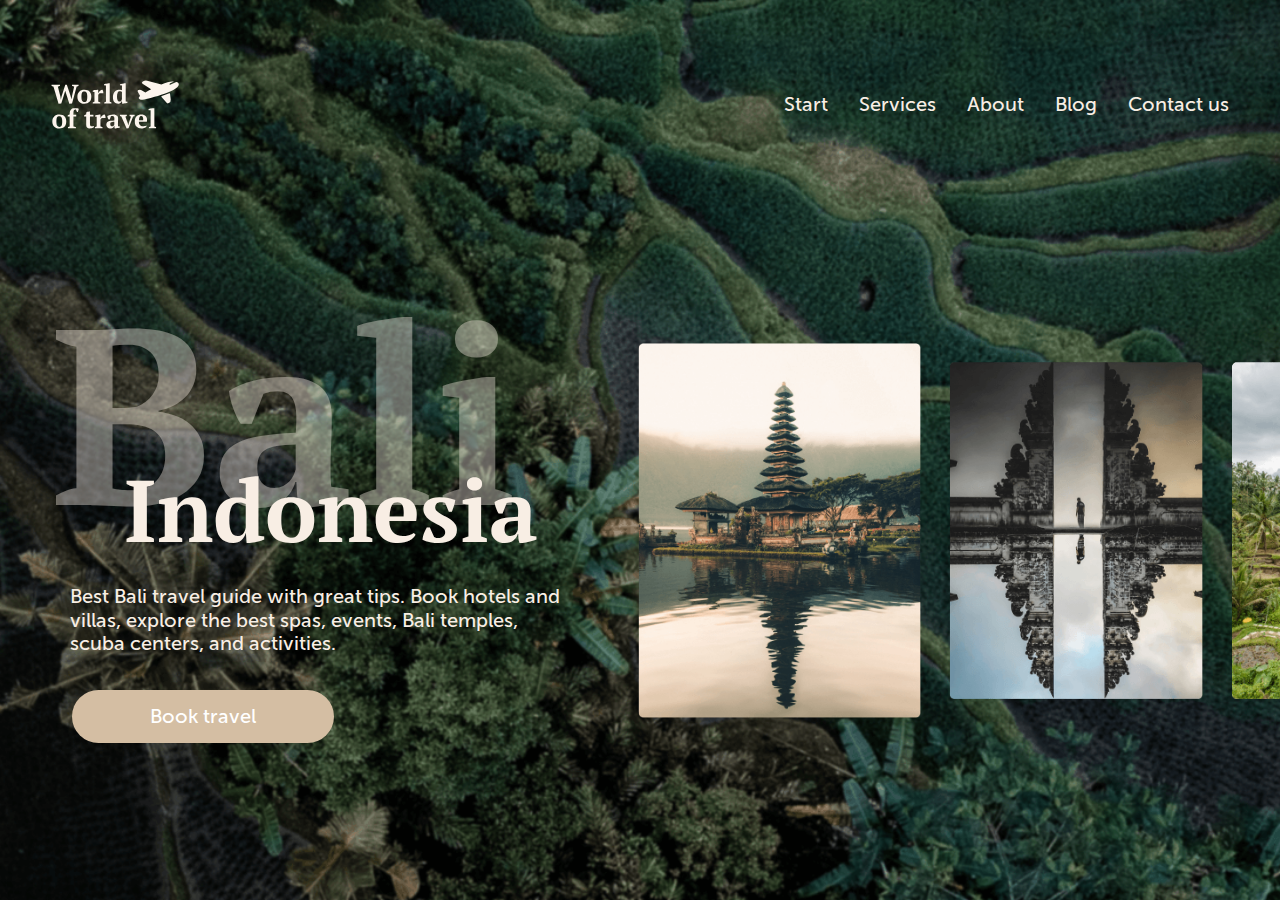
<file: index.html>
<!DOCTYPE html>
<html lang="en">
  <head>
    <title>World of travel</title>
    <meta charset="UTF-8">
    <meta name="viewport" content="initial-scale=1.0, width=device-width">
    <link rel="stylesheet" href="./style.css">
    <link rel="stylesheet" href="./fonts.css">
    <link rel="stylesheet" href="./adaptive.css">
  </head>
  <body class="body">
    <header class="header">
      <div class="header__logo"></div>
    <nav class="mobile-nav">
      <input type="checkbox" id="checkbox" class="mobile-nav__checkbox">
      <label for="checkbox" class="mobile-nav__btn"><div class="mobile-nav__icon"></div></label>
      <div class="mobile-nav__container">
        <ul class="mobile-nav__list">
          <li class="mobile-nav__item"><a href="#" class="mobile-nav__link">start</a></li>
          <li class="mobile-nav__item"><a href="#" class="mobile-nav__link">services</a></li>
          <li class="mobile-nav__item"><a href="#" class="mobile-nav__link">about</a></li>
          <li class="mobile-nav__item"><a href="#" class="mobile-nav__link">blog</a></li>
          <li class="mobile-nav__item"><a href="#" class="mobile-nav__link">contact us</a></li>
        </ul>
      </div>
    </nav>
    <nav class="desktop-nav">
      <a href="#" class="desktop-nav__item">Start</a>
      <a href="#" class="desktop-nav__item">Services</a>
      <a href="#" class="desktop-nav__item">About</a>
      <a href="#" class="desktop-nav__item">Blog</a>
      <a href="#" class="desktop-nav__item">Contact us</a>
    </nav>
    </header>
    <main class="main">
      <section class="section">
        <h1 class="section__title">Bali</h1>
        <h2 class="section__sibtitle">Indonesia</h2>
        <p class="section__text">Best Bali travel guide with great tips. Book hotels and villas, explore the best spas, events, Bali temples, scuba centers, and activities. </p>
        <button class="section__btn">Book travel</button>
      </section>
      <aside class="aside">
        <img class="aside__img aside__img-temple" src="./img/temple.png" alt="Temple">
        <img class="aside__img aside__img-gates" src="./img/gates.png" alt="Gates">
        <img class="aside__img aside__img-field" src="img/fields.png" alt="Fields">
      </aside>
    </main>
  </body>
</html>
</file>
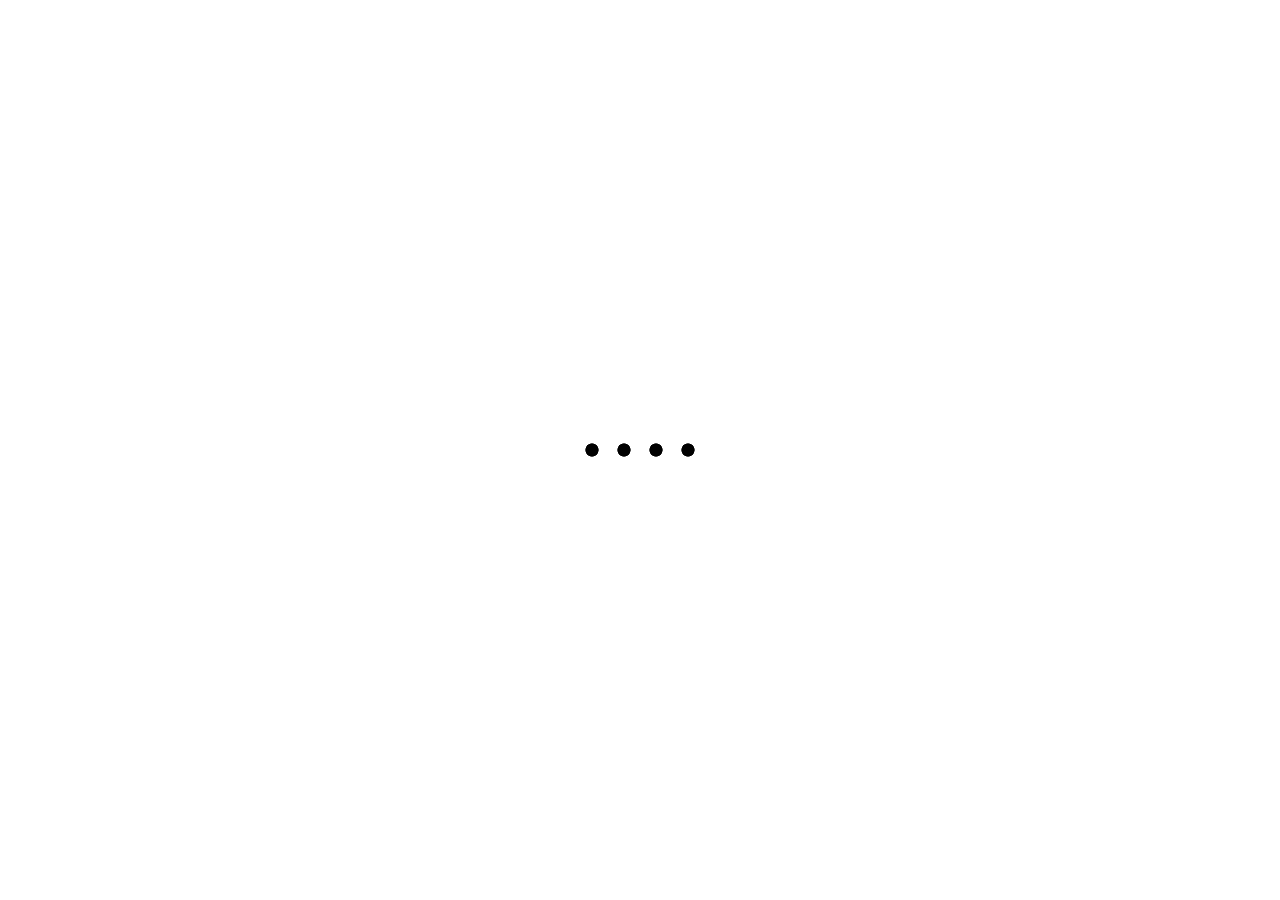
<file: docs/index.html>
<!DOCTYPE html>
<html lang="en">
  <head>
    <title>World of travel</title>
    <meta charset="UTF-8">
    <meta name="viewport" content="initial-scale=1.0, width=device-width">
    <link rel="stylesheet" href="./style.css">
    <link rel="stylesheet" href="./fonts.css">
    <link rel="stylesheet" href="./adaptive.css">
  </head>
  <body class="body">
    <header class="header">
      <div class="header__logo"></div>
    <nav class="mobile-nav">
      <input type="checkbox" id="checkbox" class="mobile-nav__checkbox">
      <label for="checkbox" class="mobile-nav__btn"><div class="mobile-nav__icon"></div></label>
      <div class="mobile-nav__container">
        <ul class="mobile-nav__list">
          <li class="mobile-nav__item"><a href="#" class="mobile-nav__link">start</a></li>
          <li class="mobile-nav__item"><a href="#" class="mobile-nav__link">services</a></li>
          <li class="mobile-nav__item"><a href="#" class="mobile-nav__link">about</a></li>
          <li class="mobile-nav__item"><a href="#" class="mobile-nav__link">blog</a></li>
          <li class="mobile-nav__item"><a href="#" class="mobile-nav__link">contact us</a></li>
        </ul>
      </div>
    </nav>
    <nav class="desktop-nav">
      <a href="#" class="desktop-nav__item">Start</a>
      <a href="#" class="desktop-nav__item">Services</a>
      <a href="#" class="desktop-nav__item">About</a>
      <a href="#" class="desktop-nav__item">Blog</a>
      <a href="#" class="desktop-nav__item">Contact us</a>
    </nav>
    </header>
    <main class="main">
      <section class="section">
        <h1 class="section__title">Bali</h1>
        <h2 class="section__sibtitle">Indonesia</h2>
        <p class="section__text">Best Bali travel guide with great tips. Book hotels and villas, explore the best spas, events, Bali temples, scuba centers, and activities. </p>
        <button class="section__btn">Book travel</button>
      </section>
      <aside class="aside">
        <img class="aside__img aside__img-temple" src="./img/temple.png" alt="Temple">
        <img class="aside__img aside__img-gates" src="./img/gates.png" alt="Gates">
        <img class="aside__img aside__img-field" src="img/fields.png" alt="Fields">
      </aside>
    </main>
    <div class="preloader" id="preloader">
      <div class="container">
        <span class="container__circle"></span>
        <div class="circles-box">
          <span class="circles-box__circle"></span>
          <span class="circles-box__circle"></span>
          <span class="circles-box__circle"></span>
        </div>
    </div>
    </div>
    <script src="script.js"></script>
  </body>
</html>
</file>
<file: style.css>
.body {
  background: fixed no-repeat url(img/background.png);
  background-size: cover;
  margin: 0 auto;
  overflow: hidden;
}

/* header */

.header {
  display: flex;
  justify-content: space-between;
  height: 12.083vw;
  align-items: center;
  margin: 0 auto 2vw auto;
  width: 88%;
}

.header__logo {
  background: no-repeat url(img/Logo.svg);
  width: 7.604vw;
  height: 2.865vw;
  margin-left: 4.427vw;
}

/*Desktop-menu*/

.desktop-nav__item {
  text-decoration: none;
  color: #f8eee4;
  font: 1.146vw/1.354vw MuseoSansCyrl, arial, helvetica, sans-serif;
  cursor: pointer;
  transition: color 0.7s ease-out;
  padding-right: 1.823vw;
}

.desktop-nav__item:last-child {
  padding-right: 0;
}

.desktop-nav__item:hover {
  color: #f74242;
}

/* main */

.main {
  display: flex;
  justify-content: space-between;
}

.section {
  position: relative;
  margin-left: 10.375vw;
}

.section__title {
  font: 14.583vw/19.323vw PTSerif-Bold, arial, helvetica, sans-serif;
  color: #f8eee4;
  opacity: 0.4;
  margin: 0 0 0.573vw 0;
}

.section__sibtitle {
  font: 5.104vw/6.771vw PTSerif-Bold, arial, helvetica, sans-serif;
  color: #f8eee4;
  position: absolute;
  top: 11.979vw;
  left: 4.323vw;
  margin: 0;
}

.section__text {
  width: 27.865vw;
  font: 1.146vw/1.354vw MuseoSansCyrl, arial, helvetica, sans-serif;
  color: #f8eee4;
  margin: 0 0 2.1vw 1.094vw;
}

.section__btn {
  width: 15.521vw;
  height: 3.177vw;
  background: #d4bea3;
  border-radius: 48px;
  font: 1.146vw/1.354vw MuseoSansCyrl, arial, helvetica, sans-serif;
  color: #fff;
  cursor: pointer;
  border: none;
  transition: background 0.7s ease-out;
  outline: none;
  margin-left: 1.146vw;
}

.section__btn:hover {
  background: #f74242;
}

/* aside */

.aside {
  display: flex;
  align-items: center;
  margin-top: 5.208vw;
  overflow: hidden;
}

.aside__img {
  margin-right: 1.719vw;
  transition: 1s;
}

.aside__img:hover {
  transform: scale(1.1);
}

.aside__img:last-child {
  margin-right: 0;
}

.aside__img-temple {
  height: 21.927vw;
}

.aside__img-gates,
.aside__img-field {
  height: 19.740vw;
}

/*Mobile-menu*/

.mobile-nav {
  display: flex;
  align-items: center;
  justify-content: flex-end;
  padding-right: 2.400vw;
  z-index: 9999999;
  margin-top: 2.667vw;
}

.mobile-nav__btn {
  position: relative;
  display: flex;
  align-items: center;
  justify-content: center;
  width: 7.2vw;
  height: 5.6vw;
  cursor: pointer;
  transition: .4s;
  z-index: 9999;
}

.mobile-nav__icon {
  display: block;
  position: relative;
  background-color: #e5e5e5;
  width: 6.667vw;
  height: 0.8vw;
  transition: .4s;
}

.mobile-nav__icon::after, .mobile-nav__icon::before {
  content: "";
  display: block;
  position: absolute;
  background: #e5e5e5;
  width: 6.667vw;
  height: 0.8vw;
  transition: .4s;
}

.mobile-nav__icon::after {
  top: 1.867vw;
}

.mobile-nav__icon::before {
  top: -1.867vw;
}

.mobile-nav__container {
  position: fixed;
  text-align: center;
  display: flex;
  align-items: center;
  justify-content: center;
  top: 0;
  left: 0;
  right: 0;
  height: 0;
  z-index: 999;
  opacity: 1;
  transition: .5s;
  overflow: hidden;
  background-color: #fff;
}

.mobile-nav__list {
  transition: .5s;
  list-style: none;
  padding-left: 4vw;
  display: flex;
  flex-direction: column;
  padding: 0;
}

.mobile-nav__item {
  margin-bottom: 6.4vw;
}

.mobile-nav__link {
  text-decoration: none;
  color: #000;
  font: bold 8vw/9.6vw MuseoSansCyrl, arial, helvetica, sans-serif;
  transition: color 2s ease-out;
}

.mobile-nav__link:hover {
  color:#f74242;
}

.mobile-nav__checkbox {
  display: none;
}

.mobile-nav__checkbox:checked ~ .mobile-nav__nav  {
  opacity: 1;
}
.mobile-nav__checkbox:checked ~ .mobile-nav__container {
  height: 100%;
}

.mobile-nav__checkbox:checked ~ .mobile-nav__btn {
  margin-right: -4.8vw;
  margin-bottom: 13.333vw;
}

.mobile-nav__checkbox:checked ~ .mobile-nav__btn .mobile-nav__icon {
  background: transparent;
}
.mobile-nav__checkbox:checked ~ .mobile-nav__btn .mobile-nav__icon::before, .mobile-nav__checkbox:checked ~ .mobile-nav__btn .mobile-nav__icon::after {
  top: 0;
}
.mobile-nav__checkbox:checked ~ .mobile-nav__btn .mobile-nav__icon::after {
  transform: rotate(-45deg);
  -webkit-transform: rotate(-45deg);
  background-color: #172f27;
}
.mobile-nav__checkbox:checked ~ .mobile-nav__btn .mobile-nav__icon::before {
  transform: rotate(45deg);
  -webkit-transform: rotate(45deg);
  background-color: #172f27;
}
</file>
<file: fonts.css>
@font-face {
  font-family: 'MuseoSansCyrl';
  src: url("fonts/MuseoSansCyrl.woff") format("woff");
  font-weight: 400;
  font-style: normal;
}

@font-face {
  font-family: 'PTSerif-Bold';
  src: url("fonts/PTSerif-Bold.woff") format("woff");
  font-weight: 700;
  font-style: normal;
}
</file>
<file: adaptive.css>
/* menu */

@media only screen and (min-width: 649px) {
  .mobile-nav {
    display: none;
  }
}

@media only screen and (max-width: 650px) {
  .desktop-nav {
    display: none;
  }
}

/* 1366-1500 */

@media only screen and (min-width: 1366px) and (max-width: 1500px) {
  .desktop-nav__item {
    padding-right: 1.684vw;
  }

  .section__text {
    font: 1.171vw/1.391vw MuseoSansCyrl, arial, helvetica, sans-serif;
    margin: 0 0 1.8vw 1.094vw;
    width: 28.865vw;
  }
}

/* 650-1366 */

@media only screen and (min-width: 650px) and (max-width: 1365px) {

  .header {
    height: 16.309vw;
    margin-bottom: 2.93vw;
    width: 92%;
  }

  .header__logo {
    width: 10.156vw;
    height: 3.809vw;
    margin-left: 0;
  }

  .desktop-nav__item {
    font: 1.563vw/1.855vw MuseoSansCyrl, arial, helvetica, sans-serif;
    padding-right: 2.1vw;
  }

  .section {
    margin-left: 4vw;
    margin-right: 5.469vw;
  }

  .section__title {
    font: 19.531vw/25.879vw PTSerif-Bold, arial, helvetica, sans-serif;
  }

  .section__sibtitle {
    font: 6.836vw/9.082vw PTSerif-Bold, arial, helvetica, sans-serif;
    top: 15.979vw;
    left: 5.7vw;
  }

  .section__text {
    width: 38.865vw;
    font: 1.563vw/1.855vw MuseoSansCyrl, arial, helvetica, sans-serif;
    margin: 0 0 2.637vw 1.5vw;
  }

  .section__btn {
    width: 20.521vw;
    height: 4.177vw;
    font: 1.563vw/1.855vw MuseoSansCyrl, arial, helvetica, sans-serif;
    margin-left: 1.6vw;
  }

  .aside {
    margin-top: 71px;
  }

  .aside__img {
    margin-right: 2.246vw;
  }
  
  .aside__img-temple {
    height: 29.297vw;
  }
  
  .aside__img-gates,
  .aside__img-field {
    height: 26.367vw;
  }
}

/* 200-650 */

@media only screen and (min-width: 200px) and (max-width: 649px) {
  .aside {
    display: none;
  }

  .header {
    height: 32vw;
    margin-bottom: 4.533vw;
    width: 83%;
  }

  .header__logo {
    width: 27.733vw;
    height: 10.400vw;
    margin-left: 2.667vw;
  }

  .section {
    margin-left: 4.267vw;
  }

  .section__title {
    font: 45.333vw/60vw PTSerif-Bold, arial, helvetica, sans-serif;
    margin-bottom: 10.667vw;
  }

  .section__sibtitle {
    font: 16vw/21.067vw PTSerif-Bold, arial, helvetica, sans-serif;
    top: 39.979vw;
    left: 15.7vw;
  }

  .section__text {
    width: 78.865vw;
    font: 4.800vw/5.867vw MuseoSansCyrl, arial, helvetica, sans-serif;
    margin: 0 0 9.333vw 6.400vw;
    text-align: center;
  }

  .section__btn {
    width: 55.733vw;
    height: 11.733vw;
    font: 4.267vw/5.067vw MuseoSansCyrl, arial, helvetica, sans-serif;
    margin-left: 16vw;
  }
}
</file>
<file: docs/style.css>
.body {
  background: fixed no-repeat url(img/background.png);
  background-size: cover;
  margin: 0 auto;
  overflow: hidden;
}

/* header */

.header {
  display: flex;
  justify-content: space-between;
  height: 12.083vw;
  align-items: center;
  margin: 0 auto 2vw auto;
  width: 88%;
}

.header__logo {
  background: no-repeat url(img/Logo.svg);
  width: 7.604vw;
  height: 2.865vw;
  margin-left: 4.427vw;
}

/*Desktop-menu*/

.desktop-nav__item {
  text-decoration: none;
  color: #f8eee4;
  font: 1.146vw/1.354vw MuseoSansCyrl, arial, helvetica, sans-serif;
  cursor: pointer;
  transition: opacity 0.7s ease-out;
  padding-right: 1.823vw;
  opacity: 1;
}

.desktop-nav__item:last-child {
  padding-right: 0;
}

.desktop-nav__item:hover {
  opacity: 0.5;
}

/* main */

.main {
  display: flex;
  justify-content: space-between;
}

.section {
  position: relative;
  margin-left: 10.375vw;
}

.section__title {
  font: 14.583vw/19.323vw PTSerif-Bold, arial, helvetica, sans-serif;
  color: #f8eee4;
  opacity: 0.4;
  margin: 0 0 0.573vw 0;
}

.section__sibtitle {
  font: 5.104vw/6.771vw PTSerif-Bold, arial, helvetica, sans-serif;
  color: #f8eee4;
  position: absolute;
  top: 11.979vw;
  left: 4.323vw;
  margin: 0;
}

.section__text {
  width: 27.865vw;
  font: 1.146vw/1.354vw MuseoSansCyrl, arial, helvetica, sans-serif;
  color: #f8eee4;
  margin: 0 0 2.1vw 1.094vw;
}

.section__btn {
  width: 15.521vw;
  height: 3.177vw;
  background: #d4bea3;
  border-radius: 48px;
  font: 1.146vw/1.354vw MuseoSansCyrl, arial, helvetica, sans-serif;
  color: #fff;
  cursor: pointer;
  border: none;
  transition: opacity 0.7s ease-out;
  outline: none;
  margin-left: 1.146vw;
  opacity: 1;
}

.section__btn:hover {
  opacity: 0.7;
}

/* aside */

.aside {
  display: flex;
  align-items: center;
  margin-top: 5.208vw;
  overflow: hidden;
}

.aside__img {
  margin-right: 1.719vw;
  transition: 1s;
}

.aside__img:hover {
  transform: scale(1.1);
}

.aside__img:last-child {
  margin-right: 0;
}

.aside__img-temple {
  height: 21.927vw;
  padding-left: 1.563vw;
  cursor: pointer;
}

.aside__img-gates,
.aside__img-field {
  height: 19.740vw;
  cursor: pointer;
}

/*Mobile-menu*/

.mobile-nav {
  display: flex;
  align-items: center;
  justify-content: flex-end;
  padding-right: 2.400vw;
  z-index: 9999999;
  margin-top: 2.667vw;
}

.mobile-nav__btn {
  position: relative;
  display: flex;
  align-items: center;
  justify-content: center;
  width: 7.2vw;
  height: 5.6vw;
  cursor: pointer;
  transition: .4s;
  z-index: 9999;
}

.mobile-nav__icon {
  display: block;
  position: relative;
  background-color: #e5e5e5;
  width: 6.667vw;
  height: 0.8vw;
  transition: .4s;
}

.mobile-nav__icon::after, .mobile-nav__icon::before {
  content: "";
  display: block;
  position: absolute;
  background: #e5e5e5;
  width: 6.667vw;
  height: 0.8vw;
  transition: .4s;
}

.mobile-nav__icon::after {
  top: 1.867vw;
}

.mobile-nav__icon::before {
  top: -1.867vw;
}

.mobile-nav__container {
  position: fixed;
  text-align: center;
  display: flex;
  align-items: center;
  justify-content: center;
  top: 0;
  left: 0;
  right: 0;
  height: 0;
  z-index: 999;
  opacity: 1;
  transition: .5s;
  overflow: hidden;
  background-color: #fff;
}

.mobile-nav__list {
  transition: .5s;
  list-style: none;
  padding-left: 4vw;
  display: flex;
  flex-direction: column;
  padding: 0;
}

.mobile-nav__item {
  margin-bottom: 6.4vw;
}

.mobile-nav__link {
  text-decoration: none;
  color: #000;
  font: bold 8vw/9.6vw MuseoSansCyrl, arial, helvetica, sans-serif;
  transition: color 2s ease-out;
}

.mobile-nav__link:hover {
  color:#f74242;
}

.mobile-nav__checkbox {
  display: none;
}

.mobile-nav__checkbox:checked ~ .mobile-nav__nav  {
  opacity: 1;
}
.mobile-nav__checkbox:checked ~ .mobile-nav__container {
  height: 100%;
}

.mobile-nav__checkbox:checked ~ .mobile-nav__btn {
  margin-right: -4.8vw;
  margin-bottom: 13.333vw;
}

.mobile-nav__checkbox:checked ~ .mobile-nav__btn .mobile-nav__icon {
  background: transparent;
}
.mobile-nav__checkbox:checked ~ .mobile-nav__btn .mobile-nav__icon::before, .mobile-nav__checkbox:checked ~ .mobile-nav__btn .mobile-nav__icon::after {
  top: 0;
}
.mobile-nav__checkbox:checked ~ .mobile-nav__btn .mobile-nav__icon::after {
  transform: rotate(-45deg);
  -webkit-transform: rotate(-45deg);
  background-color: #172f27;
}
.mobile-nav__checkbox:checked ~ .mobile-nav__btn .mobile-nav__icon::before {
  transform: rotate(45deg);
  -webkit-transform: rotate(45deg);
  background-color: #172f27;
}

/* Прелоадер */

.preloader {
  width: 100%;
  height: 100%;
  background: #fff;
  z-index: 99999999;
  position: fixed;
  left: 0;
  top: 0;
  opacity: 1;
  transition: 1s all;
}

.container {
  position: absolute;
  top: 50%;
  left: 50%;
  width: 142px;
  height: 40px;
  margin: -20px 0 0 -71px;
  background: #fff;
  filter: contrast(20);
}

.container__circle {
  position: absolute;
  width: 16px;
  height: 16px;
  top: 12px;
  left: 15px;
  filter: blur(4px);
  background: #000;
  border-radius: 50%;
  transform: translateX(0);
  animation: circle 2.8s infinite;
}

.circles-box {
  transform: translateX(0);
  margin-top: 12px;
  margin-left: 31px;
  animation: circles 2.8s infinite;
}

.circles-box__circle {
  display: block;
  float: left;
  width: 16px;
  height: 16px;
  margin-left: 16px;
  filter: blur(4px);
  background: #000;
  border-radius: 50%;
}

@keyframes circle {
  50% {
    transform: translateX(96px);
  }
}

@keyframes circles {
  50% {
    transform: translateX(-31px);
  }
}

.done {
  visibility: hidden;
  opacity: 0
}
</file>
<file: docs/fonts.css>
@font-face {
  font-family: 'MuseoSansCyrl';
  src: url("fonts/MuseoSansCyrl.woff") format("woff");
  font-weight: 400;
  font-style: normal;
}

@font-face {
  font-family: 'PTSerif-Bold';
  src: url("fonts/PTSerif-Bold.woff") format("woff");
  font-weight: 700;
  font-style: normal;
}
</file>
<file: docs/adaptive.css>
/* menu */

@media only screen and (min-width: 649px) {
  .mobile-nav {
    display: none;
  }
}

@media only screen and (max-width: 650px) {
  .desktop-nav {
    display: none;
  }
}

/* 1366-1500 */

@media only screen and (min-width: 1366px) and (max-width: 1500px) {
  .desktop-nav__item {
    padding-right: 1.684vw;
  }

  .section__text {
    font: 1.171vw/1.391vw MuseoSansCyrl, arial, helvetica, sans-serif;
    margin: 0 0 1.8vw 1.094vw;
    width: 28.865vw;
  }
}

/* 650-1366 */

@media only screen and (min-width: 650px) and (max-width: 1365px) {

  .header {
    height: 16.309vw;
    margin-bottom: 2.93vw;
    width: 92%;
  }

  .header__logo {
    width: 10.156vw;
    height: 3.809vw;
    margin-left: 0;
  }

  .desktop-nav__item {
    font: 1.563vw/1.855vw MuseoSansCyrl, arial, helvetica, sans-serif;
    padding-right: 2.1vw;
  }

  .section {
    margin-left: 4vw;
    margin-right: 5.469vw;
  }

  .section__title {
    font: 19.531vw/25.879vw PTSerif-Bold, arial, helvetica, sans-serif;
  }

  .section__sibtitle {
    font: 6.836vw/9.082vw PTSerif-Bold, arial, helvetica, sans-serif;
    top: 15.979vw;
    left: 5.7vw;
  }

  .section__text {
    width: 38.865vw;
    font: 1.563vw/1.855vw MuseoSansCyrl, arial, helvetica, sans-serif;
    margin: 0 0 2.637vw 1.5vw;
  }

  .section__btn {
    width: 20.521vw;
    height: 4.177vw;
    font: 1.563vw/1.855vw MuseoSansCyrl, arial, helvetica, sans-serif;
    margin-left: 1.6vw;
  }

  .aside {
    margin-top: 71px;
  }

  .aside__img {
    margin-right: 2.246vw;
  }
  
  .aside__img-temple {
    height: 29.297vw;
  }
  
  .aside__img-gates,
  .aside__img-field {
    height: 26.367vw;
  }
}

/* 200-650 */

@media only screen and (min-width: 200px) and (max-width: 649px) {
  .aside {
    display: none;
  }

  .header {
    height: 32vw;
    margin-bottom: 4.533vw;
    width: 83%;
  }

  .header__logo {
    width: 27.733vw;
    height: 10.400vw;
    margin-left: 2.667vw;
  }

  .section {
    margin-left: 4.267vw;
  }

  .section__title {
    font: 45.333vw/60vw PTSerif-Bold, arial, helvetica, sans-serif;
    margin-bottom: 10.667vw;
  }

  .section__sibtitle {
    font: 16vw/21.067vw PTSerif-Bold, arial, helvetica, sans-serif;
    top: 39.979vw;
    left: 15.7vw;
  }

  .section__text {
    width: 78.865vw;
    font: 4.800vw/5.867vw MuseoSansCyrl, arial, helvetica, sans-serif;
    margin: 0 0 9.333vw 6.400vw;
    text-align: center;
  }

  .section__btn {
    width: 55.733vw;
    height: 11.733vw;
    font: 4.267vw/5.067vw MuseoSansCyrl, arial, helvetica, sans-serif;
    margin-left: 16vw;
  }
}
</file>
